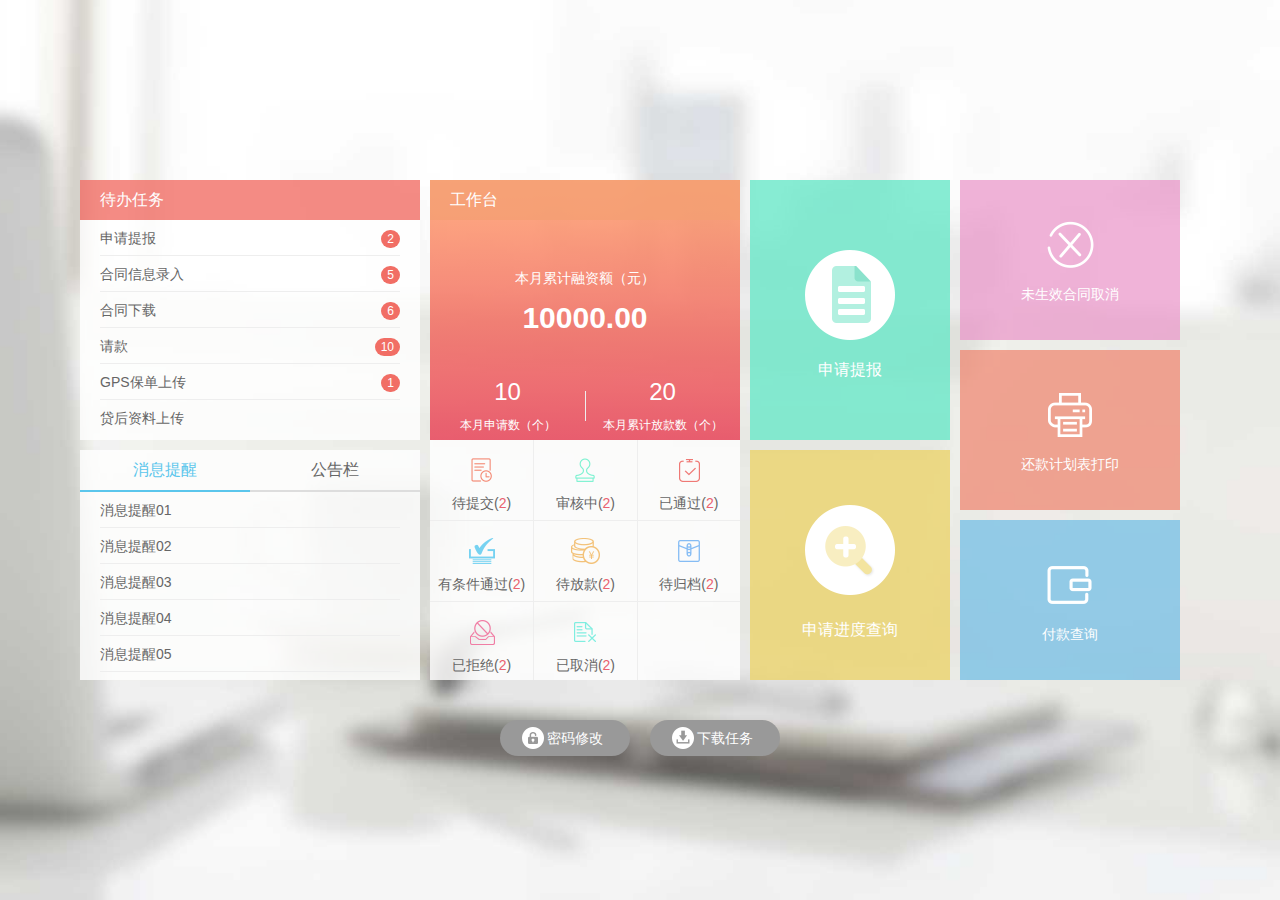
<file: index.html>
<!DOCTYPE html>
<html lang="en">
<head>
    <meta charset="UTF-8">
    <title>陆金申华零售业务系统</title>
    <link href="css/ljindex.css" rel="stylesheet" />
    <!-- IE 9以下-->
    <!-- [if lte IE 9 ] >
        <script>
            var newTags=["header","footer","aside","article","canvas","details","figcaption","figure","hgroup","menu","nav","section","summary","time","mark","audio","video"];
            for(var i=0;i<newTags.length;i++){
                document.createElement(newTags[i]);
            }
        </script>
    <![endif]-->
</head>
<body>
    <div id="home_container">
        <div class="content">
            <!-- 左侧主要功能操作-->
            <div class="section main_control">
                <!-- 待办任务-->
                <div class="article con_box wait_work">
                    <div class="header">
                        待办任务
                    </div>
                    <ul>
                        <li class="paragraph">
                            <p>申请提报</p>
                            <span>2</span>
                        </li>
                        <li class="paragraph">
                            <p>合同信息录入</p>
                            <span>5</span>
                        </li>
                        <li class="paragraph">
                            <p>合同下载</p>
                            <span>6</span>
                        </li>
                        <li class="paragraph">
                            <p>请款</p>
                            <span>10</span>
                        </li>
                        <li class="paragraph">
                            <p>GPS保单上传</p>
                            <span>1</span>
                        </li>
                        <li class="paragraph">
                            <p>贷后资料上传</p>
                            <span></span>
                        </li>
                    </ul>
                </div>
                <!-- 消息提醒／公告栏-->
                <div class="article con_box mes_notice">
                    <div id="mesAndNotiveHeader" class="header">
                        <a class="active" onclick="showTab('1')">消息提醒</a><a onclick="showTab('2')">公告栏</a>
                    </div>
                    <div class="both_content">
                        <div id="mesCon">
                            <!-- 消息提醒-->
                            <p class="paragraph">消息提醒01</p>

                            <p class="paragraph">消息提醒02</p>

                            <p class="paragraph">消息提醒03</p>

                            <p class="paragraph">消息提醒04</p>

                            <p class="paragraph">消息提醒05</p>

                            <p class="paragraph">消息提醒06</p>

                            <p class="paragraph">消息提醒07</p>

                            <p class="paragraph">消息提醒08</p>

                            <p class="paragraph">消息提醒09</p>

                            <p class="paragraph">消息提醒10</p>
                        </div>
                        <div id="noticeCon">
                            <!-- 公告栏-->
                            <p class="paragraph">公告001</p>

                            <p class="paragraph">公告002</p>

                            <p class="paragraph">公告003</p>

                            <p class="paragraph">公告004</p>

                            <p class="paragraph">公告005</p>
                        </div>
                    </div>
                </div>
            </div>

            <!-- 中间工作台统计-->
            <div class="section work_count">
                <div class="article con_box work_center">
                    <div class="header">
                        工作台
                    </div>
                    <div>
                        <div class="count_money">
                            <label>本月累计融资额（元）</label>
                            <p>10000.00</p>
                        </div>
                        <ul class="count_num">
                            <li>
                                <p>10</p>
                                <label>本月申请数（个）</label>
                            </li>
                            <li>
                                <p>20</p>
                                <label>本月累计放款数（个）</label>
                            </li>

                        </ul>
                    </div>
                </div>
                <div class="countlist">
                    <ul>
                        <li class="work_dtj">
                            <a>待提交(<span>2</span>)</a>
                        </li>
                        <li class="work_shz">
                            <a>审核中(<span>2</span>)</a>
                        </li>
                        <li class="work_ytg">
                            <a>已通过(<span>2</span>)</a>
                        </li>
                    </ul>
                    <ul>
                        <li class="work_ytjtg">
                            <a>有条件通过(<span>2</span>)</a>
                        </li>
                        <li class="work_dfk">
                            <a>待放款(<span>2</span>)</a>
                        </li>
                        <li class="work_dgd">
                            <a>待归档(<span>2</span>)</a>
                        </li>
                    </ul>
                    <ul>
                        <li class="work_yjj">
                            <a>已拒绝(<span>2</span>)</a>
                        </li>
                        <li class="work_yqx">
                            <a>已取消(<span>2</span>)</a>
                        </li>
                        <li>
                        </li>
                    </ul>
                </div>
            </div>

            <!-- 右侧快捷菜单-->
            <div class="section quick_menu">
                <div class="con_box main_menu">
                    <a class="menu_apply">
                        <p>申请提报</p>
                    </a>
                    <a class="menu_progress">
                        <p>申请进度查询</p>
                    </a>
                </div>
                <div class="con_box other_menu">
                    <a class="menu_cancel">
                        <p>未生效合同取消</p>
                    </a>
                    <a class="menu_print">
                        <p>还款计划表打印</p>
                    </a>
                    <a class="menu_pay">
                        <p>付款查询</p>
                    </a>
                </div>
            </div>
        </div>
        <div class="footer">
            <a class="edit_pwd" href="">密码修改</a><a href="" class="down_work">下载任务</a>
        </div>
    </div>
    <div class="dialog" id="mesDialog" style="display: none">
        <div class="article container">
            <div class="header">
                <h4 id="diaTitle">消息提醒01</h4>
                <a href="javascript:void(0)" onclick="toggleDialog(false)"></a>
            </div>
            <div class="section content">
                <!-- 此处可嵌入iframe-->
                <iframe id="mesIframe" src="img/bg.jpg" width="460" height="280" frameborder="0" style="overflow: hidden;"></iframe>
            </div>
        </div>
    </div>
    <script src="js/ljindex.js"></script>
</body>
</html>
</file>
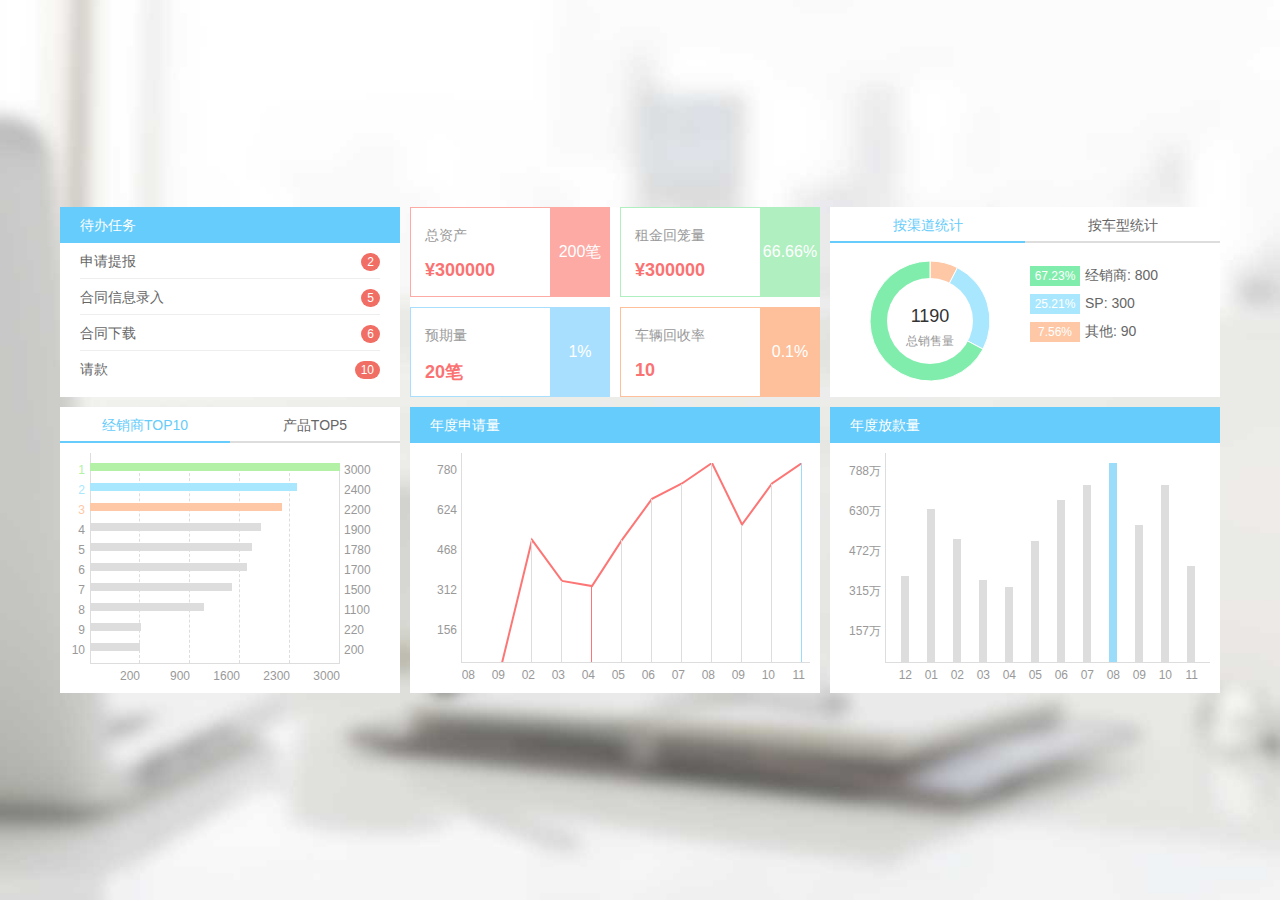
<file: bossIndex.html>
<!DOCTYPE html>
<html lang="en">
<head>
    <meta charset="UTF-8">
    <title>陆金申华零售业务系统</title>
    <link href="css/ljindex.css" rel="stylesheet" />
    <!-- IE 9以下-->
    <!-- [if lte IE 9 ] >
        <script>
            var newTags=["header","footer","aside","article","canvas","details","figcaption","figure","hgroup","menu","nav","section","summary","time","mark","audio","video"];
            for(var i=0;i<newTags.length;i++){
                document.createElement(newTags[i]);
            }
        </script>
    <![endif]-->

</head>
<body>
<div id="home_container" class="boss_container">
    <div class="content">
        <!-- 待办任务 -->
        <div class="section left_section wait_work">
            <div class="header">
                待办任务
            </div>
            <ul>
                <li class="paragraph">
                    <p>申请提报</p>
                    <span>2</span>
                </li>
                <li class="paragraph">
                    <p>合同信息录入</p>
                    <span>5</span>
                </li>
                <li class="paragraph">
                    <p>合同下载</p>
                    <span>6</span>
                </li>
                <li class="paragraph">
                    <p>请款</p>
                    <span>10</span>
                </li>
            </ul>
        </div>
        <!-- 总统计 -->
        <div class="section center_section boss_count">
            <ul>
                <li class="sum_money">
                    <div>
                        <label>总资产</label>
                        <h3>¥<span id="sumOne">300,000.00</span></h3>
                    </div>
                    <p>
                        <span id="perOne">200</span>笔
                    </p>
                </li>
                <li class="back_money">
                    <div>
                        <label>租金回笼量</label>
                        <h3>¥<span id="sumTwo">300,000.00</span></h3>
                    </div>
                    <p>
                        <span id="perTwo">66.66</span>%
                    </p>
                </li>
                <li class="expect_num">
                    <div>
                        <label>预期量</label>
                        <h3><span id="sumThree">20</span>笔</h3>
                    </div>
                    <p>
                        <span id="perThree">2</span>%
                    </p>
                </li>
                <li class="recover_car">
                    <div>
                        <label>车辆回收率</label>
                        <h3><span id="sumFour">10辆</span></h3>
                    </div>
                    <p>
                        <span id="perFour">0.1</span>%
                    </p>
                </li>
            </ul>
        </div>
        <!-- 按渠道按车型统计-->
        <div class="section right_section car_count">
            <div id="" class="header tabheader">
                <a class="active" onclick="showTab(event,1)">按渠道统计</a><a onclick="showTab(event,2)">按车型统计</a>
            </div>
            <div class="tabbody">
                <div class="tabpanel" style="height:154px;">
                    <!--渠道统计内容 & 车型统计内容-->

                    <svg  xmlns="http://www.w3.org/2000/svg" width="120px" height="120px" id="circlePic" style="margin: 18px 40px;">
                        <circle r="43" cx="60" cy="60" fill="#fff" id="coverCircle"></circle>
                        <!-- 此处是饼状图-->
                    </svg>
                    <div id="circlePicVml" style="position: absolute; top: 18px; right: 0; bottom: 0; left: 40px;">

                    </div>
                    <div class="center_count">
                        <!-- 饼状图中心区域内容-->
                        <p id="sumNum">0</p>
                        <label for="">总销售量</label>
                    </div>
                    <ul class="count_list" id="countList">
                        <!-- 右侧列表-->
                    </ul>
                </div>
                <div class="tabpanel" style="height:154px;">
                    <!--渠道统计内容 & 车型统计内容-->


                    <svg width="120px" height="120px" id="circlePic2" style="margin: 18px 40px;">
                        <circle r="43" cx="60" cy="60" fill="#fff" id="coverCircle2"></circle>
                        <!-- 此处是饼状图-->
                    </svg>
                    <div id="circlePic2Vml" style="position: absolute; top: 18px; right: 0; bottom: 0; left: 40px;">

                    </div>
                    <div class="center_count">
                        <!-- 饼状图中心区域内容-->
                        <p id="sumNum2">0</p>
                        <label for="">总销售量</label>
                    </div>
                    <ul class="count_list" id="countList2">
                        <!-- 右侧列表-->
                    </ul>
                </div>
            </div>
        </div>
    </div>
    <div class="content">
        <!-- 经销商TOP10 产品TOP5 -->
        <div class="section left_section rank_panel">
            <div id="11" class="header tabheader">
                <a class="active" onclick="showTab(event,1)">经销商TOP10</a><a onclick="showTab(event,2)">产品TOP5</a>
            </div>
            <div class="tabbody">
                <div class="tabpanel">
                    <!--经销商TOP10内容-->
                    <div class="content">
                        <!-- 排行标尺-->
                        <div class="scale rank_scale">
                            <p style="color:#b2f1a6;">1</p>
                            <p style="color:#a9e7fe;">2</p>
                            <p style="color:#fec8a6;">3</p>
                            <p>4</p>
                            <p>5</p>
                            <p>6</p>
                            <p>7</p>
                            <p>8</p>
                            <p>9</p>
                            <p>10</p>
                        </div>
                        <!-- 右侧名次数量-->
                        <div class="scale number_rank" id="numberRank">
                            <p>3000</p>

                            <p>2400</p>

                            <p>2200</p>

                            <p>1900</p>

                            <p>1780</p>

                            <p>1700</p>

                            <p>1500</p>

                            <p>1100</p>

                            <p>750</p>

                            <p>600</p>
                        </div>
                        <!-- 中间数量虚线-->
                        <div class="scale rank_dashed">
                            <div></div>
                            <div></div>
                            <div></div>
                            <div></div>
                        </div>
                        <!-- 底部数量标尺-->
                        <div class="scale number_scale" id="numberScale">
                            <span>600</span><!--
                                --><span>1200</span><!--
                                --><span>1800</span><!--
                                --><span>2400</span><!--
                                --><span>3000</span>
                        </div>
                        <div class="chart">

                            <ul id="chartUl">
                                <li style="width: 250px;background: #b2f1a6;"></li>
                                <li style="width: 220px;background: #a9e7fe;"></li>
                                <li style="width: 200px;background: #fec8a6;"></li>
                                <li style="width: 160px;"></li>
                                <li style="width: 150px"></li>
                                <li style="width: 130px;"></li>
                                <li style="width: 100px;"></li>
                                <li style="width: 80px;"></li>
                                <li style="width: 60px;"></li>
                                <li style="width: 50px;"></li>
                            </ul>
                            <span class="hover_text"></span>
                        </div>

                    </div>

                </div>
                <div class="tabpanel">
                    <!--产品TOP5内容-->
                    <div class="content">
                        <!-- 排行标尺-->
                        <div class="scale rank_scale">
                            <p style="color:#b2f1a6;">1</p>
                            <p style="color:#a9e7fe;">2</p>
                            <p style="color:#fec8a6;">3</p>
                            <p>4</p>
                            <p>5</p>
                        </div>
                        <!-- 右侧名次数量-->
                        <div class="scale number_rank" id="numberRank2">
                            <p>3000</p>
                            <p>2400</p>
                            <p>2200</p>
                            <p>1900</p>
                            <p>1780</p>
                        </div>
                        <!-- 中间数量虚线-->
                        <div class="scale rank_dashed">
                            <div></div>
                            <div></div>
                            <div></div>
                            <div></div>
                        </div>
                        <!-- 底部数量标尺-->
                        <div class="scale number_scale" id="numberScale2">
                            <span>600</span><!--
                                --><span>1200</span><!--
                                --><span>1800</span><!--
                                --><span>2400</span><!--
                                --><span>3000</span>
                        </div>
                        <div class="chart">

                            <ul id="chartUl2">
                                <li style="width: 250px;background: #b2f1a6;"></li>
                                <li style="width: 220px;background: #a9e7fe;"></li>
                                <li style="width: 200px;background: #fec8a6;"></li>
                                <li style="width: 160px;"></li>
                                <li style="width: 150px"></li>
                            </ul>

                            <span class="hover_text"></span>
                        </div>

                    </div>

                </div>
            </div>
        </div>
        <!-- 年度申请量 -->
        <div class="section center_section year_apply">
            <div class="header">
                年度申请量
            </div>
            <div class="content">
                <div class="scale money_scale" id="leftScale">
                    <p>2500</p>
                    <p>2000</p>
                    <p>1500</p>
                    <p>1000</p>
                    <p>500</p>
                </div>

                <div class="chart" id="applyChart" style="left: 51px;">
                    <!-- 嵌入SVG折线-->
                    <svg width="358" height="200" version="1.1"
                         xmlns="http://www.w3.org/2000/svg" style="position: absolute;right:8px;" id="polylineSvg">
                        <polyline id="polyline" points="0,0 0,0 0,0 0,0 0,0 0,0 0,0 0,0 0,0 0,0 0,0 0,0"
                                  style="fill:none;stroke:#fd7676;stroke-width:2"/>
                    </svg>
                    <div id="polylineVmlDoc" style="position: absolute;right:8px;height: 200px;">

                    </div>
                    <ul id="applyNums" style="right: 8px;">
                        <!--<li style="height: 0px;" data-num="0" data-month="1"></li>-->-->
                    </ul>
                    <div class="top_scale" id="applyLineTop"></div>
                    <div class="bottom_scale" id="applyLineBottom"></div>
                    <span class="now_number" id="applyCurrentNum"></span>
                </div>
                <div class="scale month_scale">
                    <!--<span>1</span>-->
                    <div id="bottomScale" style="position:absolute;left: auto;right: 13px;">

                    </div>
                </div>
            </div>

        </div>

        <!-- 年度放款量-->
        <div class="section right_section year_money">
            <div class="header">
                年度放款量
            </div>
            <div class="content">
                <div class="scale money_scale" id="leftScale2">
                    <p>6000万</p>
                    <p>4800万</p>
                    <p>3600万</p>
                    <p>2400万</p>
                    <p>1200万</p>
                </div>
                <div class="chart" id="moneyChart" style="left: 56px;">
                    <ul id="countNums" style="right: 15px;">
                        <!--<li style="height: 0;" data-num="0" data-month="20160101"></li>-->
                    </ul>
                    <div class="top_scale" id="countLineTop"></div>
                    <div class="bottom_scale" id="countLineBottom"></div>
                    <span class="now_number" id="countCurrentNum"></span>
                </div>
                <div class="scale month_scale">
                    <!--<span>1</span>-->
                    <div id="bottomScale2" style="position:absolute;left: auto;right: 20px;">

                    </div>
                </div>

            </div>
        </div>

    </div>
</div>
<script>
    //获得当前月份
    var nowDate = new Date();
    var nowMonth = nowDate.getMonth();
    if(document.createElementNS){
    }else{
        document.namespaces.add("v", "urn:schemas-microsoft-com:vml");
        var style = document.createStyleSheet();
        var VMLel = ['line','stroke','polyline','fill','oval','arc'];
        for (var i=0,l=VMLel.length;i<l;i++) {
            style.addRule('v\\:'+VMLel[i], "behavior: url(#default#VML);");
        }
    }
    //判断屏幕分辨率
    (function(){
        var screenHeight = window.screen.height;
        //var sereenWidth = window.screen.width;
        //var validHeight = window.screen.availHeight;
        if(screenHeight > 900){
            document.getElementById("home_container").className = "boss_container container_big";
        }
        if(screenHeight <= 768){
            document.getElementById("home_container").className = "boss_container container_small";
        }
    })();
    //tab切换
    function showTab(e,num){
        var e = e ? e : window.event;
        var targetEle = e.srcElement || e.target;
        targetEle.className = "active";
        var divList = targetEle.parentNode.parentNode.getElementsByTagName("div");
        var panelList = [];
        for(var i = 0 ; i < divList.length ; i++){
            if(divList[i].className == "tabpanel"){
                panelList.push(i);
            }
        }
        if(num==1){
            divList[panelList[0]].style.display = "block";
            targetEle.parentNode.getElementsByTagName("a")[1].className="";
            divList[panelList[1]].style.display = "none";
        }else{
            divList[panelList[1]].style.display = "block";
            targetEle.parentNode.getElementsByTagName("a")[0].className="";
            divList[panelList[0]].style.display = "none";
        }
    }

    /*
     * 年度申请量赋值
     */
    var chartEle = document.getElementById("applyChart");
    var leftScaleEle = document.getElementById("leftScale").getElementsByTagName("p");
    var monthScaleEle = document.getElementById("bottomScale");
    var monthLineEle = document.getElementById("applyNums");
    var polylineSvgEle = document.getElementById("polylineSvg");
    var polyLineEle = document.getElementById("polyline");
    var polyLineVmlEle = document.getElementById("polylineVmlDoc");
    var applyCurrentNumEle = document.getElementById("applyCurrentNum");
    var maxLineEle = document.getElementById("applyLineTop");
    var minLineEle = document.getElementById("applyLineBottom");

    //    绘画折线及竖线组件 common  年度申请量   年度放款量
    function polyLineDataObj(){}

    polyLineDataObj.prototype.maxHeightPx = 200;//竖线最大高度像素数
    polyLineDataObj.prototype.horizontalSpacePx = 30;//月份间隔
    //最大月份数据
    polyLineDataObj.prototype.maxData = {
        "num": 0,//申请数
        "month": 0,//月份
        "index": 0//数组索引
    };

    //最小月份数据
    polyLineDataObj.prototype.minData = {
        "num": 10000000000,//申请数
        "month": 0,//月份
        "index": 12//数组索引
    };
    //折线坐标
    polyLineDataObj.prototype.points = "";
    //初始化最大最小数据
    polyLineDataObj.prototype.setMaxMinData = function(){
        //console.log(this);
        for(var i = 0 ; i<this.initData.length ; i++){
            if(this.initData[i].num>=this.maxData.num){
                this.maxData = {
                    "num": this.initData[i].num,//申请数
                    "month": this.initData[i].month,//月份
                    "index": i//数组索引
                };
            }
            if(this.initData[i].num > 0 && this.initData[i].num <= this.minData.num){
                this.minData = {
                    "num": this.initData[i].num,//申请数
                    "month": this.initData[i].month,//月份
                    "index": i//数组索引
                };
            }
        }
    };

    //初始化左边刻度
    polyLineDataObj.prototype.setLeftNum = function(leftScaleEle){
        leftScaleEle[0].innerHTML = this.maxData.num;
        leftScaleEle[1].innerHTML = parseInt(this.maxData.num/5*4);
        leftScaleEle[2].innerHTML = parseInt(this.maxData.num/5*3);
        leftScaleEle[3].innerHTML = parseInt(this.maxData.num/5*2);
        leftScaleEle[4].innerHTML = parseInt(this.maxData.num/5);
    };

    //设置下边月份，竖线高度，折线，绑定鼠标移入显示申请数
    polyLineDataObj.prototype.setMonthData = function(chartEle,monthScaleEle,monthLineEle,currentNumEle){
        for(var i = 0 ; i<this.initData.length ; i++){

            //设置底部刻度
            var newSpan = document.createElement("span");
            newSpan.innerHTML = this.initData[i].month.substr(4,2);
            monthScaleEle.appendChild(newSpan);
            this.initData[i].lineHeight = this.maxHeightPx/this.maxData.num * this.initData[i].num;
            this.initData[i].pointX = i*(this.horizontalSpacePx);
            this.initData[i].pointY = this.maxHeightPx - this.initData[i].lineHeight;
            this.points += (this.initData[i].pointX + "," + this.initData[i].pointY + " ");

            //设置月份高度
            var newli = document.createElement("li");
            newli.style.height = this.initData[i].lineHeight + "px";
            newli.style.height = this.initData[i].lineHeight + "px";
            newli.setAttribute("data-month",this.initData[i].month);
            newli.setAttribute("data-num",this.initData[i].num);
            newli.setAttribute("data-pointY",this.initData[i].pointY);
            monthLineEle.appendChild(newli);
            var space = this.horizontalSpacePx;
            //鼠标移动上去显示申请数目
            (function(){
                var num = i ;
                var newEle = newli;
                var liSpace = space;
                newEle.onmouseover = function(event) {
                    //console.log(event.target.offsetLeft + " " + monthLineEle.offsetLeft + " " + liSpace + " " + currentNumEle.clientWidth);
                    var event = window.event || event;
                    currentNumEle.innerHTML = newEle.getAttribute("data-month").substr(0, 4) + "/" + newEle.getAttribute("data-month").substr(4) + " " + newEle.getAttribute("data-num");
                    currentNumEle.style.top = newEle.getAttribute("data-pointY") + 'px';
                    var left = liSpace*(num+1) + monthLineEle.offsetLeft ;
                    //判断是不是最后两个月，设置数据显示在原点前面
                    if (left > chartEle.clientWidth - currentNumEle.clientWidth ) {
                        left = liSpace*(num+1) + monthLineEle.offsetLeft  - currentNumEle.clientWidth - 10;
                    }
                    currentNumEle.style.left = left + 'px';
                }
            })();
        }

    };
    polyLineDataObj.prototype.setSvgPolyline = function(polyLineEle,polyLineVmlEle){
        if(document.createElementNS){
            //支持SVG
            polyLineEle.setAttribute("points",this.points);
        }else{
            var polyLineVml = document.createElement("v:polyline");
            polyLineVml.strokeweight = "2px";
            polyLineVml.strokecolor = "#fd7676";
            polyLineVml.points = this.points;
            polyLineVmlEle.appendChild(polyLineVml);
        }
    };
    polyLineDataObj.prototype.setMaxMinLine = function(monthLineEle,maxLineEle,minLineEle){
        //设置最多次月份颜色
        monthLineEle.getElementsByTagName("li")[this.maxData.index].className = "max";
        monthLineEle.getElementsByTagName("li")[this.minData.index].className = "min";
        //设置横线长度
    //            maxLineEle.style.width = this.maxData.index * this.horizontalSpacePx + "px";
    };

    //判断传递的数据是否够12个月 common  年度申请量   年度放款量
    function initChartData(numArr){
        //判断数据是否够12个月
        var len = numArr.length;
        if(len<12) {
            for (var i = 0; i < 12 - len; i++) {
                var month = getMonth(i);
                var monthData = {};
                monthData.month = month;
                monthData.num = 0;
                numArr.unshift(monthData);
            }
        }
        function getMonth(num){
            if((nowMonth+1) - len - num <= 0){
                if((nowMonth+1) - len - num + 12 <10){
                    return (nowDate.getFullYear()-1)+""+"0"+""+((nowMonth+1) - len - num + 12);
                }  else{
                    return (nowDate.getFullYear()-1)+""+((nowMonth+1) - len - num + 12)
                }
            }else{
                if((nowMonth+1) - len - num <10){
                    return (nowDate.getFullYear()-1)+""+"0"+""+((nowMonth+1) - len - num );
                }  else{
                    return (nowDate.getFullYear()-1)+""+((nowMonth+1) - len - num)
                }
            }
        }
        return numArr;
    }

    //年度申请量调用
    initPolyline([
//        {"month":"201510","num":240},
//        {"month":"201511","num":200},
//        {"month":"201512","num":340},
//        {"month":"201601","num":600},
        {"month":"201602","num":480},
        {"month":"201603","num":320},
        {"month":"201604","num":300},
        {"month":"201605","num":480},
        {"month":"201606","num":640},
        {"month":"201607","num":700},
        {"month":"201608","num":780},
        {"month":"201609","num":540},
        {"month":"201610","num":700},
        {"month":"201611","num":780}]);

    //初始化年度申请量数据
    var applyData;
    function initPolyline(numArr){
        var initData = initChartData(numArr);
        applyData = new polyLineDataObj();
        polylineSvgEle.style.width = applyData.horizontalSpacePx*(initData.length-1)+ "px";
        polyLineVmlEle.style.width = applyData.horizontalSpacePx*(initData.length-1)+ "px";
        monthLineEle.style.width = applyData.horizontalSpacePx*(initData.length) + "px";
        monthScaleEle.style.width = applyData.horizontalSpacePx*(initData.length) + "px";
        applyData.initData = initData;
        applyData.setMaxMinData();
        applyData.setLeftNum(leftScaleEle);
        applyData.setMonthData(chartEle,monthScaleEle,monthLineEle,applyCurrentNumEle);
        applyData.setSvgPolyline(polyLineEle,polyLineVmlEle);
        applyData.setMaxMinLine(monthLineEle,maxLineEle,minLineEle);
    }

    //年度申请量鼠标拖动效果
    (function(){
        monthLineEle.onmousedown = function(event){
            if(countData.initData.length == 12){
            }else {
                var event = window.event || event;
                var startPoint = {
                    x: event.x || event.pageX,//firefox pageX;其余x
                    y: event.y || event.pageY,//firefox pageY;其余y
                    lineRight: parseInt(polylineSvgEle.style.right),
                    polyLineRight: parseInt(monthLineEle.style.right),
                    monthScaleRight: parseInt(monthScaleEle.style.right)
                };
                monthLineEle.onmousemove = function (event) {
                    var event2 = window.event || event;
                    var moveSpace = 0;
                    if (event2.x) {
                        moveSpace = event2.x - startPoint.x;
                    } else {
                        moveSpace = event2.pageX - startPoint.x;
                    }
                    if ((startPoint.lineRight - moveSpace) >= 8) {
                        //向右设置最大可移动距离
                        polylineSvgEle.style.right = "8px";
                        polyLineVmlEle.style.right = "8px";
                        monthLineEle.style.right = "8px";
                        monthScaleEle.style.right = "13px";
                        polyLineVmlEle.style.right = "8px";
                    } else if (startPoint.polyLineRight - moveSpace < (chartEle.clientWidth - applyData.horizontalSpacePx * applyData.initData.length + 20)) {
                        //向左最大可移动距离
                        polylineSvgEle.style.right = chartEle.clientWidth - applyData.horizontalSpacePx * applyData.initData.length + 20 + "px";
                        polyLineVmlEle.style.right = chartEle.clientWidth - applyData.horizontalSpacePx * applyData.initData.length + 20 + "px";
                        monthLineEle.style.right = chartEle.clientWidth - applyData.horizontalSpacePx * applyData.initData.length + 20 + "px";
                        monthScaleEle.style.right = chartEle.clientWidth - applyData.horizontalSpacePx * applyData.initData.length + 20 + "px";
                    } else {
                        try {
                            polylineSvgEle.style.right = startPoint.lineRight - moveSpace + "px";
                            polyLineVmlEle.style.right = startPoint.lineRight - moveSpace + "px";
                            monthLineEle.style.right = startPoint.polyLineRight - moveSpace + "px";
                            monthScaleEle.style.right = parseInt(startPoint.monthScaleRight - moveSpace) + "px";
                        } catch (e) {
                            alert("发现一个异常：" + e + " " + startPoint.monthScaleRight + " " + moveSpace);
                        }
                    }
                    //console.log(startPoint.monthScaleRight+ " "+ moveSpace );

                };
                document.onmouseup = function () {
                    monthLineEle.onmousemove = null;
                }
            }
        };
        document.onmouseup = function(){
            monthLineEle.onmousemove = null;
        }
    })();



    /*
     * 年度放款量赋值
     */
    var chartEle2 = document.getElementById("moneyChart");
    var leftScaleEle2 = document.getElementById("leftScale2").getElementsByTagName("p");
    var monthScaleEle2 = document.getElementById("bottomScale2");
    var monthLineEle2 = document.getElementById("countNums");
    var currentNumEle2 = document.getElementById("countCurrentNum");
    var maxLineEle2 = document.getElementById("countLineTop");
    var minLineEle2 = document.getElementById("countLineBottom");
    var countData;
    setMoneyCount([
        {"month":"201510","num":2400000},
        {"month":"201511","num":2010000},
        {"month":"201512","num":3430000},
        {"month":"201601","num":6050000},
        {"month":"201602","num":4880000},
        {"month":"201603","num":3290000},
        {"month":"201604","num":3012000},
        {"month":"201605","num":4820000},
        {"month":"201606","num":6440000},
        {"month":"201607","num":7030000},
        {"month":"201608","num":7880000},
        {"month":"201609","num":5420000},
        {"month":"201610","num":7030000},
        {"month":"201611","num":3840000}]);
    function setMoneyCount(numArr){
        var initData = initChartData(numArr);
        countData = new polyLineDataObj();
        countData.horizontalSpacePx = 26;
        monthLineEle2.style.width = countData.horizontalSpacePx*(initData.length) + "px";
        monthScaleEle2.style.width = countData.horizontalSpacePx*(initData.length) + "px";
        countData.initData = initData;
        countData.setMaxMinData();
        countData.setLeftNum(leftScaleEle2);
        countData.setMonthData(chartEle2,monthScaleEle2,monthLineEle2,currentNumEle2);
        countData.setMaxMinLine(monthLineEle2,maxLineEle2,minLineEle2);
        //处理左侧刻度
        for(var i = 0 ; i<leftScaleEle2.length ; i++){
            leftScaleEle2[i].innerHTML = parseInt(leftScaleEle2[i].innerHTML/10000) +"万";
        }
    }

    //年度放款量鼠标拖动效果
    (function(){
        monthLineEle2.onmousedown = function(event){
            if(countData.initData.length == 12){
            }else{
                var event = window.event || event;
                var startPoint = {
                    x: event.x || event.pageX,//firefox pageX;其余x
                    y: event.y || event.pageY,//firefox pageY;其余y
                    polyLineRight: parseInt(monthLineEle2.style.right),
                    monthScaleRight: parseInt(monthScaleEle2.style.right)
                };
                monthLineEle2.onmousemove = function(event){
                    var event = window.event || event;
                    var moveSpace = 0;
                    if(event.x){
                        moveSpace = event.x  - startPoint.x;
                    }else{
                        moveSpace = event.pageX  - startPoint.x;
                    }
                    if((startPoint.polyLineRight - moveSpace) >= 8){
                        //向右设置最大可移动距离
                        monthLineEle2.style.right = "15px";
                        monthScaleEle2.style.right = "20px";
                    }else if(startPoint.polyLineRight - moveSpace   < (chartEle2.clientWidth - countData.horizontalSpacePx * countData.initData.length)){
                        //向左最大可移动距离
                        monthLineEle2.style.right = chartEle2.clientWidth - countData.horizontalSpacePx * countData.initData.length + "px";
                        monthScaleEle2.style.right = chartEle2.clientWidth - countData.horizontalSpacePx * countData.initData.length + "px";
                    }else{
                        monthLineEle2.style.right = startPoint.polyLineRight - moveSpace +"px";
                        monthScaleEle2.style.right = startPoint.monthScaleRight - moveSpace +"px";
                    }

                };
                document.onmouseup = function(){
                    monthLineEle2.onmousemove = null;
                }
            }
        };
        document.onmouseup = function(){
            monthLineEle2.onmousemove = null;
        }
    })();

    //    按渠道／车型统计   传入按照销量排序的数据
    var carcountObj = {
//        渠道统计数据
        channel:{
            arr: [{names:"其他",num:90},{names:"SP",num:300},{names:"经销商",num:800}],
            sumnum: 1190
        },
//        车型统计数据
        carmodel: {
            arr: [{names:"二手车",num:300},{names:"新车",num:700}],
            sumnum: 1000
        }
    };
    setAcr(carcountObj.channel.arr,carcountObj.channel.sumnum,"circlePic","coverCircle","sumNum","countList");
    setAcr(carcountObj.carmodel.arr,carcountObj.carmodel.sumnum,"circlePic2","coverCircle2","sumNum2","countList2");
    function setAcr(arr,sumNum,circlePicId,coverCircleId,sumNumId,countListId){

        var circlePicEle = document.getElementById(circlePicId);
        var coverCircleEle = document.getElementById(coverCircleId);
        var sumNumEle = document.getElementById(sumNumId);
        var countListEle = document.getElementById(countListId);
        var circleObj = {
            cx: 60,
            cy: 60,
            cr: 60
        };
        var apaths = [];
        var rotateSum = 0;
        sumNumEle.innerHTML = sumNum;
        for(var i = 0 ;i <arr.length ; i ++ ){

            rotateSum+=(arr[i].num/sumNum)*360;;
            apaths.push({
                names: arr[i].names,
                num: arr[i].num,
                mx: i==0 ? 60 : apaths[i-1].pathx,
                my: i==0 ? 0 : apaths[i-1].pathy,
                pathx: i==0 ? circleObj.cx + circleObj.cr*Math.sin(arr[i].num/sumNum*2*Math.PI) : circleObj.cx + circleObj.cr*Math.sin((arr[i].num/sumNum+apaths[i-1].rotate)*2*Math.PI),
                pathy : i==0 ? circleObj.cy + circleObj.cr*(Math.cos(arr[i].num/sumNum*2*Math.PI))*-1 : circleObj.cy + circleObj.cr*Math.cos((arr[i].num/sumNum+apaths[i-1].rotate)*2*Math.PI)*-1,
                isBigArc : arr[i].num/sumNum*360>180 ? 1: 0,
                rotate: rotateSum/360,
                rotateArc: rotateSum,
                percent: arr[i].num/sumNum
            });
            var curPath = apaths[apaths.length-1];
            var pathColor = "#ddd";
            switch (i%10){
                case 0:
                    pathColor = "#fda9a4"
                    break;
                case 1:
                    pathColor = "#fe9696"
                    break;
                case 2:
                    pathColor = "#b0efc0"
                    break;
                case 3:
                    pathColor = "#e7efb0"
                    break;
                case 4:
                    pathColor = "#efd7b0"
                    break;
                case 5:
                    pathColor = "#a9dffe"
                    break;
                default:
                    pathColor = "#ddd"
            }

            if(i == arr.length-1){
                pathColor = "#81edac";
            }else if(i == arr.length-2){
                pathColor = "#a9e7fe";
            }else if(i == arr.length-3) {
                pathColor = "#fec8a6";
            }else{

            }
            if(document.createElementNS){
                //支持SVG的
                var newPath = document.createElementNS('http://www.w3.org/2000/svg',"path");

                newPath.setAttribute("d","M " + curPath.mx + " " + curPath.my +" A 60 60 "+ 0  +" "+ curPath.isBigArc +" 1 "+curPath.pathx+" "+curPath.pathy+" L 60 60 Z");
                newPath.setAttribute("stroke", "#fff");
                newPath.setAttribute("data-text",curPath.names);
                newPath.setAttribute("fill", pathColor);
                newPath.setAttribute("data-num",curPath.num);
                newPath.setAttribute("data-precent",curPath.percent*100+'%');
                circlePicEle.insertBefore(newPath,coverCircleEle);
            }else{
                //不支持SVG，使用VML
                var circlePicVmlEle = document.getElementById(circlePicId+"Vml");
                var newPathVml = document.createElement("v:Arc");

                newPathVml.setAttribute("Filled",false);
                newPathVml.setAttribute("StartAngle",parseInt(curPath.rotateArc-curPath.num/sumNum*360));

                newPathVml.setAttribute("EndAngle",parseInt(curPath.rotateArc));
                newPathVml.strokecolor = pathColor;
                newPathVml.strokeweight = "14pt";
                newPathVml.setAttribute("style","position:absolute; top:8px;left:8px;");
                newPathVml.style.width = "108";
                newPathVml.style.height = "108";
                circlePicVmlEle.appendChild(newPathVml);
            }
            //右侧列表
            (function(){
                var newLiEle = document.createElement("li");
                var spanPrecentEle = document.createElement("span");
                var spanNamesEle = document.createElement("span");
                var spanNumEle = document.createElement("span");
                spanPrecentEle.className = "count_precent";
                spanNamesEle.className = "count_names";
                spanNumEle.className = "count_names";
                spanPrecentEle.style.background = pathColor;
                spanPrecentEle.innerHTML = (curPath.percent*100*10000/10000).toFixed(2) + '%';
                spanNamesEle.innerHTML = curPath.names+": ";
                spanNumEle.innerHTML = curPath.num;
                newLiEle.appendChild(spanPrecentEle);
                newLiEle.appendChild(spanNamesEle);
                newLiEle.appendChild(spanNumEle);
                countListEle.insertBefore(newLiEle,countListEle.firstChild);
            })();

        }

    }

    //    中间区域统计数据回显{sumcount:{num:300000,per:200},backmoney:{num:300000,per:66.66%},expectnum:{num:20,per:1},recovercar:{num:10,per:0.1}}
    setSumcount({sumcount:{num:300000,per:200},backmoney:{num:300000,per:"66.66"},expectnum:{num:20,per:1},recovercar:{num:10,per:0.1}});
    function setSumcount(obj){
        document.getElementById("sumOne").innerHTML = obj.sumcount.num;
        document.getElementById("perOne").innerHTML = obj.sumcount.per;
        document.getElementById("sumTwo").innerHTML = obj.backmoney.num;
        document.getElementById("perTwo").innerHTML = obj.backmoney.per;
        document.getElementById("sumThree").innerHTML = obj.expectnum.num;
        document.getElementById("perThree").innerHTML = obj.expectnum.per;
        document.getElementById("sumFour").innerHTML = obj.recovercar.num;
        document.getElementById("perFour").innerHTML = obj.recovercar.per;
    }

    //    经销商TOP10 产品TOP5 {company:{num1:{names:"XX公司",num:3000},....},product:{num1:{names:"XX产品",num:2000},....}}
    var topData = {
        company: {
            num1: {names:"XX公司1",num:3000},
            num2: {names:"XX公司2",num:2400},
            num3: {names:"XX公司3",num:2200},
            num4: {names:"XX公司4",num:1900},
            num5: {names:"XX公司5",num:1780},
            num6: {names:"XX公司6",num:1700},
            num7: {names:"XX公司7",num:1500},
            num8: {names:"XX公司8",num:1100},
            num9: {names:"XX公司9",num:220},
            num10: {names:"XX公司10",num:200}
        },
        product: {
            num1: {names:"XX产品1",num:3000},
            num2: {names:"XX产品2",num:2400},
            num3: {names:"XX产品3",num:2000},
            num4: {names:"XX产品4",num:1500},
            num5: {names:"XX产品5",num:0}
        }
    };

    //    设置经销商TOP10 产品TOP5
    setTopCount(topData.company,"chartUl","numberRank","numberScale",10);
    setTopCount(topData.product,"chartUl2","numberRank2","numberScale2",5);
    function setTopCount(objchild,companyEleId,numberRankEleId,numberScaleEleId,topNum){
        var liList = document.getElementById(companyEleId).getElementsByTagName("li");//条状的li数组
        var numberRankList = document.getElementById(numberRankEleId).getElementsByTagName("p");//右侧li的销售量
        var numberScaleList = document.getElementById(numberScaleEleId).getElementsByTagName("span");//底部的刻度

        var maxNum = objchild.num1.num;
        var minNum = objchild["num"+topNum].num;
        if(minNum==0){
            minNum = maxNum/5;
        }

        var bottomUnit = (maxNum-minNum)/4;
        var unitPoint = 50/bottomUnit;

        //    设置底部刻度
        for(var i = 0 ;i < 5 ; i ++ ){
            numberScaleList[i].innerHTML = minNum + bottomUnit*i;
        }
        //    设置右侧刻度
        for(var j = 0 ;j < topNum ; j ++ ){
            numberRankList[j].innerHTML = objchild["num"+(j+1)].num;
            liList[j].setAttribute("data-text",objchild["num"+(j+1)].names);
            liList[j].style.width = (parseInt((objchild["num"+(j+1)].num-minNum)*unitPoint) + 50) +'px';
            liList[j].className = "";
            (function(){
                var curnum =  j;
                liList[j].onmouseover = function(){
                    var textEle = document.getElementById(companyEleId).parentNode.getElementsByTagName("span")[0];
                    textEle.innerHTML = objchild["num"+(curnum+1)].names;
                    if(topNum == 10){
                        textEle.style.top = ((curnum+1)*20-15) +"px";
                    }else{
                        textEle.style.top = ((curnum+1)*40-20) +"px";
                    }
                }

            })()
        }
    }
</script>
</body>
</html>
</file>
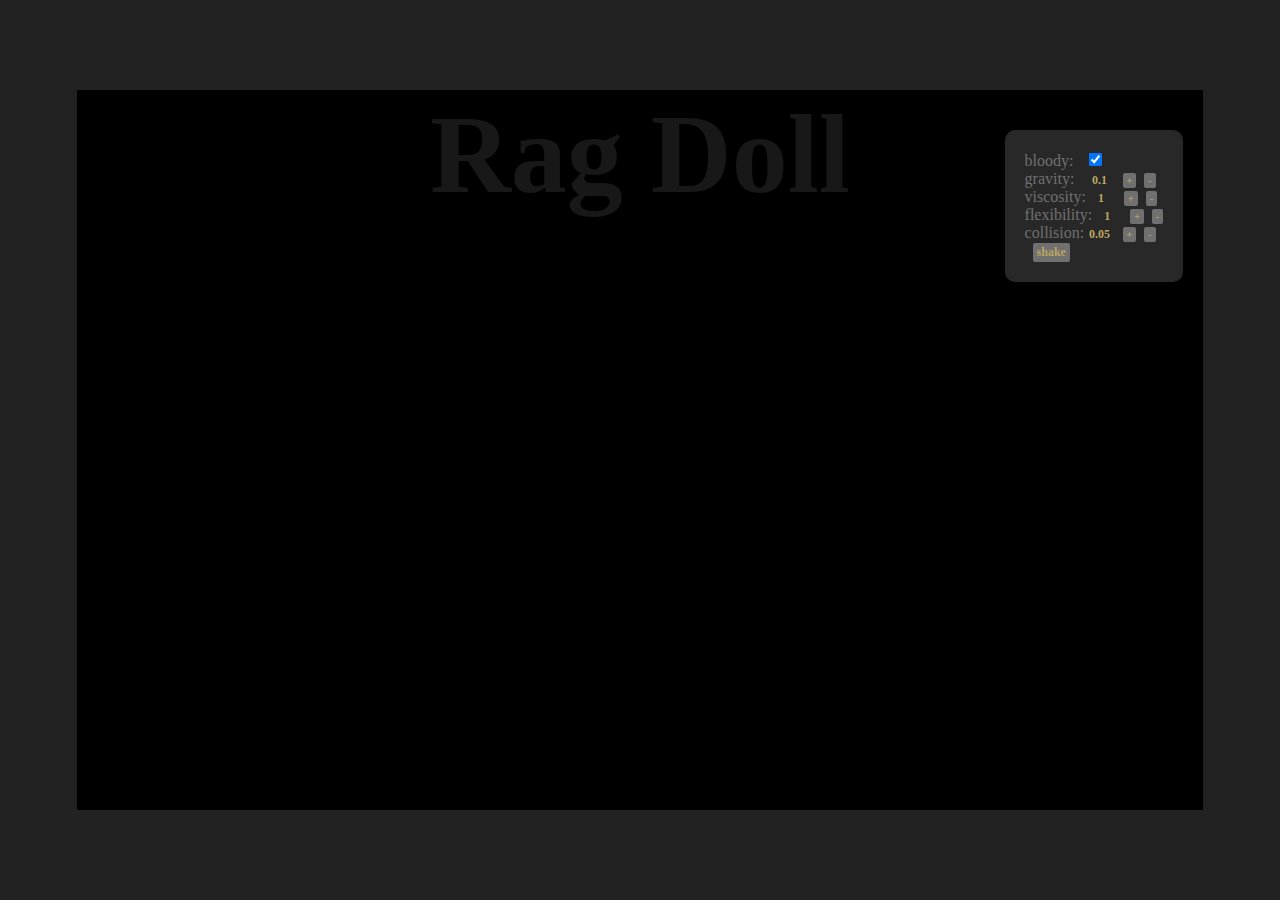
<file: demo.html>
<!DOCTYPE html>
<html>
<head>
    <meta charset="utf-8" />
    <title>Rag Doll</title>
    <meta name="Author" content="hongru.chen" />
    <style  _mce_bogus="1"><!--

    html {
        overflow: hidden;
    }
    ul,ol {
        margin: 0;
        padding: 0;
        list-style:none;
    }
    body {
        margin: 0px;
        padding: 0px;
        background: #222;
        position: absolute;
        width: 100%;
        height: 100%;
    }
    #screen {
        position: absolute;
        left: 6%;
        top: 10%;
        width: 88%;
        height: 80%;
        background: #000;
        overflow: hidden;
        cursor: default;
    }
    .toolbar {
        position: absolute;
        padding: 20px;
        background: #282828;
        color: #707070;
        right: 20px;
        top: 40px;
        -webkit-border-radius: 10px;
        -moz-border-radius: 10px;
        border-radius: 10px;
    }
    .toolbar label {
        display: inline-block;
        min-width: 60px;
    }
    .toolbar b {
        display: inline-block;
        font-size: 12px;
        color: #b9a662;
        min-width: 30px;
        text-align: center;
    }
    #title {
        position: absolute;
        font-family: verdana;
        width: 100%;
        font-size: 7em;
        font-weight: bold;
        color: #181818;
        text-align: center;
        z-index:0;
    }
    .bar-btn {
        display:inline-block;
        background: #707070;
        color: #b9a662;
        font-size: 10px;
        font-weight: bold;
        text-decoration:none;
        margin-left: 8px;
        padding: 2px 4px;
        -webkit-border-radius: 2px;
        -moz-border-radius: 2px;
        border-radius: 2px;
    }
    .bar-btn.b {font-size: 12px}
    .bar-btn:hover {
        color: #ff3a00;
    }

    --></style>

    <script type="text/javascript"><!--

    /* ========== for svg and vml compatible ========== */
    var __SVG = false;
    var __svgNS = false;
    if (document.createElementNS) {
        __svgNS = "http://www.w3.org/2000/svg";
        __svg = document.createElementNS(__svgNS, "svg");
        __SVG = (__svg.x != null);
    }
    if (__SVG) {
        /* ============= SVG ============== */
        vectorGraphics = function(o, antialias) {
            this.canvas = document.createElementNS(__svgNS, "svg");
            this.canvas.style.position = "absolute";
            o.appendChild(this.canvas);
            this.createLine = function(w, col, linecap) {
                var o = document.createElementNS(__svgNS, "line");
                o.setAttribute("shape-rendering", antialias?"auto":"optimizeSpeed");
                o.setAttribute("stroke-width", Math.round(w)+"px");
                if (col) o.setAttribute("stroke", col);
                if (linecap) o.setAttribute("stroke-linecap", linecap);
                o.move = function(x1, y1, x2, y2) {
                    this.setAttribute("x1", Math.round(x1) + .5);
                    this.setAttribute("y1", Math.round(y1));
                    this.setAttribute("x2", Math.round(x2));
                    this.setAttribute("y2", Math.round(y2));
                }
                o.color = function(c){ this.setAttribute("stroke", c); }
                o.RGBcolor = function(R, G, B){ this.setAttribute("stroke", "rgb("+Math.round(R)+","+Math.round(G)+","+Math.round(B)+")"); }
                o.stroke_weight = function(s){ this.setAttribute("stroke-width", Math.round(s)+"px"); }
                this.canvas.appendChild(o);
                return o;
            }
            this.createPolyline = function(w, points, col, fill) {
                var o = document.createElementNS(__svgNS, "polyline");
                o.setAttribute("shape-rendering", antialias?"auto":"optimizeSpeed");
                o.setAttribute("stroke-width", Math.round(w));
                if (col) o.setAttribute("stroke", col);
                o.setAttribute("fill", fill?fill:"none");
                if (points) o.setAttribute("points", points);
                o.move = function(points) {
                    this.setAttribute("points", points);
                }
                this.canvas.appendChild(o);
                return o;
            }
            this.createOval = function(diam, filled) {
                var o = document.createElementNS(__svgNS, "circle");
                o.setAttribute("shape-rendering", antialias?"auto":"optimizeSpeed");
                o.setAttribute("stroke-width", 0);
                o.setAttribute("r", Math.round(diam / 2));
                o.style.cursor = "pointer";
                o.move = function(x1, y1, radius) {
                    this.setAttribute("cx", Math.round(x1));
                    this.setAttribute("cy", Math.round(y1));
                    this.setAttribute("r", Math.round(radius));
                }
                o.stroke_color = function(col) { this.setAttribute("stroke", col); }
                o.fill_color = function(col) { this.setAttribute("fill", col); }
                o.stroke_weight = function(sw) { this.setAttribute("stroke-width", sw); }
                this.canvas.appendChild(o);
                return o;
            }
        }

    } else if (document.createStyleSheet) {
        /* ============= VML ============== */
        vectorGraphics = function(o, antialias) {
            document.namespaces.add("v", "urn:schemas-microsoft-com:vml");
            var style = document.createStyleSheet();
            var VMLel = ['line','stroke','polyline','fill','oval'];
            for (var i=0,l=VMLel.length;i<l;i++) {
                style.addRule('v\\:'+VMLel[i], "behavior: url(#default#VML);");
                style.addRule('v\\:'+VMLel[i], "antialias: "+antialias+";");
            }
            this.canvas = o;
            this.createLine = function(w, col, linecap) {
                var o = document.createElement("v:line");
                o.strokeweight = Math.round(w)+"px";
                if (col) o.strokecolor = col;
                o.move = function(x1, y1, x2, y2) {
                    this.to   = (Math.round(x1) + .5) + "," + Math.round(y1);
                    this.from = Math.round(x2) + "," + Math.round(y2);
                }
                o.color = function(c){ this.strokecolor = c; }
                o.RGBcolor = function(R, G, B){ this.strokecolor = "rgb("+Math.round(R)+","+Math.round(G)+","+Math.round(B)+")"; }
                o.stroke_weight = function(s){ this.strokeweight = Math.round(s)+"px"; }
                if (linecap) {
                    s = document.createElement("v:stroke");
                    s.endcap = linecap;
                    o.appendChild(s);
                }
                this.canvas.appendChild(o);
                return o;
            }
            this.createPolyline = function(w, points, col, fill) {
                var o = document.createElement("v:polyline");
                o.strokeweight = Math.round(w)+"px";
                if (col) o.strokecolor = col;
                o.points = points;
                if (fill) o.fillcolor = fill;
                else {
                    s = document.createElement("v:fill");
                    s.on = "false";
                    o.appendChild(s);
                }
                o.move = function(points) {
                    this.points.value = points;
                }
                this.canvas.appendChild(o);
                return o;
            }
            this.createOval = function(diam, filled) {
                var o = document.createElement("v:oval");
                var os = o.style;
                os.position = "absolute";
                os.cursor = "pointer";
                o.strokeweight = 1;
                o.filled = filled;
                os.width = Math.round(diam) + "px";
                os.height = Math.round(diam) + "px";
                o.move = function(x1, y1, radius) {
                    os.left   = Math.round(x1 - radius) + "px";
                    os.top    = Math.round(y1 - radius) + "px";
                    os.width  = Math.round(radius * 2) + "px";
                    os.height = Math.round(radius * 2) + "px";
                }
                o.stroke_color = function(col) { this.strokecolor = col; }
                o.fill_color = function(col) { this.fillcolor = col; }
                o.stroke_weight = function(sw) { this.strokeweight = sw; }
                this.canvas.appendChild(o);
                return o;
            }
        }
    } else {
        /* ==== no script ==== */
        vectorGraphics = function(o, i) {
            return false;
        }
    }

    /* ====== Vector ====== */
    var Vector = function (x, y) {
        this.x = x;
        this.y = y;
    };
    Vector.prototype.equal = function (v, x, y) {
        this.x = v.x || x || 0;
        this.y = v.y || y || 0;
    };
    Vector.prototype.add = function (v, x, y) {
        this.x += v.x || x || 0;
        this.y += v.y || y || 0;
    }


    /* ====== main ========*/
    var RagDoll = function () {
        //private variables
        var M = {},
                S = {},
                D = {},
                dolls = [],
                nodes = [],
                blood = [],
                collisions = [],
                svg,
                scr,
                zoom,
                dragDoll = false;
        nBlood = 100;

        //private methods
        var _ = {
            $: function (id) {return document.getElementById(id)},
            addEvent: function (o, e, f) {
                o.addEventListener ? o.addEventListener(e, f, false) : o.attachEvent('on'+e, function () {f.call(o)})
            },
            extend: function (t, s) {
                for (var p in s) {
                    t[p] = s[p]
                }
                return t;
            },
            getPos: function (el) {
                for (var pos = {x:0, y:0}; el; el = el.offsetParent) {
                    pos.x += el.offsetLeft;
                    pos.y += el.offsetTop;
                }
                return pos;
            },
            getStyle : function (p, el) {
                return el.currentStyle ? el.currentStyle[p] : document.defaultView.getComputedStyle(el, null).getPropertyValue(p);
            },
            randomInt: function (f, t) {
                return Math.ceil(f - 1 + Math.random()*(t-f));
            },
            randomColor: function () {
                var cc = '0123456789abcdef'.split(''), color = '#';
                for (var i = 0; i < 6; i ++) {
                    color += cc[_.randomInt(0, 16)];
                }
                return color;
            }
        }

        function initScript () {
            for (var i=0; i<nBlood; i++) {blood.push(new Blood())}
            for (var i=0; i<dolls.length; i++) {
                for (var j=0; j<i; j++) {
                    if (i != j) {
                        // for collosions between dolls
                        var o1 = dolls[i],
                                o2 = dolls[j];
                        for (var i1 = 0, n1; n1 = o1.nodes[i1++]; ) {
                            for (var i2 = 0, n2; n2 = o2.nodes[i2++]; ) {
                                if (n1.testCol == 1 && n2.testCol == 1) {
                                    collisions.push({
                                        n1p: n1.pos,
                                        n1o: n1.oBody.pos,
                                        n2p: n2.pos,
                                        n2o: n2.oBody.pos,
                                        n2s: new Vector(0, 0),
                                        r   : ((n1.size * .5) + (n2.size * .5)) / n1.h2Body,
                                        m2  : n1.mass / (n1.mass + n2.mass),
                                        m1  : n2.mass / (n1.mass + n2.mass)
                                    })
                                }
                            }
                        }
                    }
                }
            }
        }

        // Tool Bar
        function initToolBar () {
            var bar = document.createElement('div');
            bar.className = 'toolbar';
            bar.innerHTML = '<ul><li><label>bloody:</label><input class="ck" type="checkbox" checked="true" id="bloody-ck" /></li></li><li><label>gravity:</label><b id="gravity-text"></b><a id="gravity-up" class="bar-btn" href="javascript:;">+</a><a id="gravity-down" class="bar-btn" href="javascript:;">-</a></li><li><label>viscosity:</label><b id="viscosity-text"></b><a id="viscosity-up" class="bar-btn" href="javascript:;">+</a><a id="viscosity-down" class="bar-btn" href="javascript:;">-</a></li><li><label>flexibility:</label><b id="flexibility-text"></b><a id="flexibility-up" class="bar-btn" href="javascript:;">+</a><a id="flexibility-down" class="bar-btn" href="javascript:;">-</a></li><li><label>collision:</label><b id="collision-text"></b><a id="collision-up" class="bar-btn" href="javascript:;">+</a><a id="collision-down" class="bar-btn" href="javascript:;">-</a></li><li><a id="shake" class="bar-btn b" href="javascript:;">shake</a></li></ul>';
            scr.appendChild(bar);

            initBarEvents();
        }

        function pushDolls (x, y, n) {
            //[node_ind,node_parent_ind,node_length,node_spring_parent_ind,spring_length,node_width,node_mass,node_color,blood_on_off,collisions_on_off]
            var c0 = _.randomColor(), c1 = _.randomColor(), c2 = _.randomColor(), c3 = _.randomColor();
            var dolllist = [
                // person
                [[1,0,3,7,80,10,1, c0, 0, 0],
                    [5,3,20,1,60,8,1, c0, 0, 1],
                    [6,4,20,1,60,8,1, c0, 0, 1],
                    [3,1,20,4,40,10,1, c1, 1, 1],
                    [4,1,20,2,40,10,1, c1, 1, 1],
                    [9,7,30,2,80,8,2, c0, 0, 1],
                    [10,8,30,2,80,8,2, c0, 0, 1],
                    [7,2,30,8,30,13,1, c2, 1, 1],
                    [8,2,30,1,80,13,1, c2, 1, 1],
                    [2,1,30,3,40,20,2, c1, 1, 1],
                    [0,0,35,2,60,35,1, c0, 1, 1],
                    [11,1,1,2,25,0,1, c3, 0, 0],
                    [12,11,25,11,25,5,1, c0, 0, 0]],
                // rect
                [[1,2,100*.5,3,141*.5,20,2, c0, 0, 1],
                    [2,3,100*.5,0,141*.5,20,2, c0, 0, 1],
                    [3,0,100*.5,1,141*.5,20,2, c0, 0, 1],
                    [0,1,100*.5,2,141*.5,20,2, c0, 0, 1]],
                // triangle
                [[1,2,100*.5,0,141*.5,20,4, c1, 0, 1],
                    [2,0,100*.5,1,141*.5,20,4, c1, 0, 1],
                    [0,1,100*.5,2,141*.5,20,2, c1, 0, 1]],
                // point
                [[0,0,10,0,10,_.randomInt(10, 40),.1, _.randomColor(), 0, 2]]
            ]

            if (n === undefined) {
                zoom = S.h/500;
                dolls.push(new Doll(x, y, [
                    [1,0,3,7,80,10,1, "#fff", 0, 0],
                    [5,3,20,1,60,8,1, "#fff", 0, 1],
                    [6,4,20,1,60,8,1, "#fff", 0, 1],
                    [3,1,20,4,40,10,1, "#FF7a00", 1, 1],
                    [4,1,20,2,40,10,1, "#FF7a00", 1, 1],
                    [9,7,30,2,80,8,2, "#fff", 0, 1],
                    [10,8,30,2,80,8,2, "#fff", 0, 1],
                    [7,2,30,8,30,13,1, "#333", 1, 1],
                    [8,2,30,1,80,13,1, "#333", 1, 1],
                    [2,1,30,3,40,20,2, "#FF7a00", 1, 1],
                    [0,0,35,2,60,35,1, "#fff", 1, 1],
                    [11,1,1,2,25,0,1, "#da4901", 0, 0],
                    [12,11,25,11,25,5,1, "#fff", 0, 0]
                ]))
            } else {
                while (n > 0) {
                    zoom = Math.random();
                    var _i = _.randomInt(0, 4),
                            _x = x == 'random' ? Math.random() * S.w : x;
                    _y = y == 'random' ? Math.random() * S.h : y;
                    dolls.push(new Doll(_x, _y, dolllist[_i]));
                    n --;
                }
            }

        }

        var sking = false;
        function shakeBox (cb) {
            if (!sking) {
                var ol = parseInt(_.getStyle('left', scr), 10), ot = parseInt(_.getStyle('top', scr), 10), dl = 20, dt = 20, f = -1;
                (function () {
                    if (dl > 0) {
                        sking = true;
                        scr.style['left'] = ol + f*dl + 'px';
                        f *= -1;
                        dl -= 4;
                    } else if (dt > 0) {
                        sking = true;
                        scr.style['top'] = ot + f*dt + 'px';
                        f *= -1;
                        dt -= 4;
                    } else {
                        sking = false;
                        scr.style['left'] = ol + 'px';
                        scr.style['top'] = ot + 'px';
                        !!cb && cb();
                        return;
                    }
                    setTimeout(arguments.callee, 100);
                })()
            }
        }

        function initBarEvents () {
            var g = {
                        u: _.$('gravity-up'),
                        d: _.$('gravity-down'),
                        t: _.$('gravity-text')
                    },
                    v = {
                        u: _.$('viscosity-up'),
                        d: _.$('viscosity-down'),
                        t: _.$('viscosity-text')
                    },
                    f = {
                        u: _.$('flexibility-up'),
                        d: _.$('flexibility-down'),
                        t: _.$('flexibility-text')
                    },
                    c = {
                        u: _.$('collision-up'),
                        d: _.$('collision-down'),
                        t: _.$('collision-text')
                    },
                    ck = _.$('bloody-ck'),
                    sk = _.$('shake');

            _.addEvent(ck, 'click', function () { RagDoll.eBlood = ck.checked })
            _.addEvent(g.u, 'click', function () { RagDoll.gravity += .1; g.t.innerHTML = Math.round(RagDoll.gravity*100)/100 })
            _.addEvent(g.d, 'click', function () { RagDoll.gravity -= .1; g.t.innerHTML = Math.round(RagDoll.gravity*100)/100 })
            _.addEvent(v.u, 'click', function () {
                if (RagDoll.viscosity >= 1.1) {alert('viscosity can not be more than '+RagDoll.viscosity+''); return}
                RagDoll.viscosity += .02; v.t.innerHTML = Math.round(RagDoll.viscosity*100)/100 })
            _.addEvent(v.d, 'click', function () { RagDoll.viscosity -= .02; v.t.innerHTML = Math.round(RagDoll.viscosity*100)/100 })
            _.addEvent(f.u, 'click', function () { RagDoll.flexibility += .1; f.t.innerHTML = Math.round(RagDoll.flexibility*100)/100})
            _.addEvent(f.d, 'click', function () {
                if (Math.floor(RagDoll.flexibility*10) <= 4) {alert('flexibility can not be lesser than 0.4'); return}
                RagDoll.flexibility -= .1; f.t.innerHTML = Math.round(RagDoll.flexibility*100)/100})
            _.addEvent(c.u, 'click', function () { RagDoll.collision += .05; c.t.innerHTML = Math.round(RagDoll.collision*100)/100 })
            _.addEvent(c.d, 'click', function () { RagDoll.collision -= .05; c.t.innerHTML = Math.round(RagDoll.collision*100)/100 })
            _.addEvent(sk, 'click', function () {shakeBox(function () {pushDolls('random', 20, _.randomInt(3, 6))})});

            g.t.innerHTML = RagDoll.gravity;
            v.t.innerHTML = RagDoll.viscosity;
            f.t.innerHTML = RagDoll.flexibility;
            c.t.innerHTML = RagDoll.collision;
        }
        function initEvents () {
            // mousemove event
            _.addEvent(document, 'mousemove', function (e) {
                e = e || window.event;
                M.x = e.clientX;
                M.y = e.clientY;
            })
            // mouseup event
            _.addEvent(document, 'mouseup', function (e) {
                if (dragDoll && document.releaseCapture) {
                    dragDoll.dragNode.o.releaseCapture();
                }
                scr.style.cursor = 'default';
                dragDoll = false;
            })

            resize();
            _.addEvent(window, 'resize', resize);
        }

        function resize () {
            S.w = scr.offsetWidth || 0;
            S.h = scr.offsetHeight || 0;
            scr.style['left'] = document.body.offsetWidth * .06 + 'px';
            scr.style['top'] = document.body.offsetHeight * .1 + 'px';
            //S.l = _.getPos(scr).x;
            //S.t = _.getPos(scr).y;
        }

        // -- Blood Constructor
        var Blood = function () {
            this.o = svg.createLine(5*zoom, '#f00', 'round');
            this.o.move(-99, -99, -99, -99);
            this.pos = new Vector(0, 0);
            this.vel = new Vector(0, 0);
            this.bloody = false;
        }
        _.extend(Blood.prototype, {
            start: function (x, y, vx, vy) {
                this.pos.equal(false, x, y);
                this.vel.equal(false, vx, vy);
                this.bloody = true;
            },
            anim: function () {
                this.vel.x *= .9;
                this.vel.y *= .9;
                this.pos.add(this.vel);

                if (Math.abs(this.vel.x) + Math.abs(this.vel.y) > 1) {
                    this.o.move(this.pos.x, this.pos.y, this.pos.x+this.vel.x, this.pos.y+this.vel.y)
                } else {
                    this.o.move(-99, -99, -99, -99);
                    this.bloody = false;
                }
            }
        })

        // --- Doll Constructor
        var Doll = function (x, y, params) {
            this.nodes = [];

            this.Node = function (doll, p) {
                this.parent = doll;
                this.ind = p[0];
                this.oBody  = p[1];
                this.oSpring = p[3];
                this.hBody = p[2]*p[2]*zoom*zoom;
                this.h2Body = p[2]*zoom;
                this.hSpring = p[4]*p[4]*zoom*zoom;
                this.size = p[5]*zoom;
                this.mass = p[6];
                this.bloody = p[8];
                this.testCol = p[9];
                this.pos = new Vector(x + Math.random(), y);
                this.old = new Vector(x + Math.random(), y);
                this.vel = new Vector(0, 0);

                this.o = svg.createLine(this.size, p[7], 'round');
                this.o.style.cursor = 'pointer';
                this.o.parent = this;
                this.s = false;

                // drag events
                this.o.onselectstart = function () { return false }
                this.o.ondrag = function () { return false }
                this.o.onmousedown = function () {
                    dragDoll = this.parent.parent;
                    dragDoll.dragNode = this.parent;
                    D.x = dragDoll.dragNode.pos.x - M.x;
                    D.y = dragDoll.dragNode.pos.y - M.y;
                    scr.style.cursor = 'pointer';
                    this.setCapture && this.setCapture();
                    return false;
                }
                //console.log(doll)
                doll.nodes[this.ind] = this;
                nodes.push(this);
            }
            _.extend(this.Node.prototype, {
                // blood splash
                bounce: function (val) {
                    if (this.bloody) {
                        if (this.vel.x*this.vel.x + this.vel.y*this.vel.y > zoom) {
                            for (var i=2; i<2+Math.random(); i+=.25) {
                                if (RagDoll.eBlood) {
                                    blood[Math.floor(Math.random()*nBlood)].start(this.pos.x, this.pos.y, .001-this.vel.x*zoom*i, .001-this.vel.y*zoom*i);
                                }
                            }
                        }
                    }
                    this.old.equal(this.pos);
                    return val;
                },
                verlet: function () {
                    this.vel.x = (RagDoll.viscosity * (this.pos.x - this.old.x)) || 1;
                    this.vel.y = (RagDoll.viscosity * (this.pos.y - this.old.y) + RagDoll.gravity) || 1;
                    this.old.equal(this.pos);
                    this.pos.add(this.vel);

                    if (this.testCol) {
                        var size = this.size * .5;
                        if (this.pos.x < size) this.pos.x = this.bounce(size);
                        else if (this.pos.x > S.w - size) this.pos.x = this.bounce(S.w - size);
                        if (this.pos.y < size) this.pos.y = this.bounce(size);
                        else if (this.pos.y > S.h - size) this.pos.y = this.bounce(S.h - size);
                    }

                    if (this != this.oSpring) this.satisfyConstraints(this.oSpring, this.hSpring);
                    if (this != this.oBody) this.satisfyConstraints(this.oBody, this.hBody);
                },
                satisfyConstraints: function (that, len) {
                    var dx = that.pos.x - this.pos.x;
                    var dy = that.pos.y - this.pos.y;
                    var delta = len / (dx * dx + dy * dy + len) - .5;
                    var m1 = (this.mass + that.mass) * RagDoll.flexibility;
                    var m2 = this.mass / m1;
                    m1 = that.mass / m1;
                    this.pos.add(false, -m1 * dx * delta, -m1 * dy * delta);
                    that.pos.add(false,  m2 * dx * delta,  m2 * dy * delta);
                },
                rendering: function () {
                    /* ---- body ---- */
                    if (this.size) this.o.move(
                            this.pos.x, this.pos.y,
                            this.oBody.pos.x, this.oBody.pos.y
                    );
                    /* ---- springs ---- */
                    if (this.s)
                        this.s.move(
                                this.pos.x, this.pos.y,
                                this.oSpring.pos.x, this.oSpring.pos.y
                        );
                }
            })

            /* == create Nodes == */
            for (var i = 0, p; p = params[i++];) { new this.Node(this, p) }
            for (var i = 0, o; o = this.nodes[i++];) {
                o.oBody = this.nodes[o.oBody];
                o.oSpring = this.nodes[o.oSpring];
            }
        }

        // segments intersection
        function segmentsIntersection (p1, p2, p3, p4) {
            var dn = ((p4.y - p3.y) * (p2.x - p1.x)) - ((p4.x - p3.x) * (p2.y - p1.y));
            if (dn) {
                var na = ((p4.x - p3.x) * (p1.y - p3.y)) - ((p4.y - p3.y) * (p1.x - p3.x));
                var nb = ((p2.x - p1.x) * (p1.y - p3.y)) - ((p2.y - p1.y) * (p1.x - p3.x));
                var ua = na / dn;
                var ub = nb / dn;
                if (ua >= 0 && ua <= 1 && ub >= 0 && ub <= 1) return ua;
            }
            return false;
        }

        // ==== Main Loop
        var run = function () {
            if (dragDoll) {
                dragDoll.dragNode.pos.x += (M.x + D.x - dragDoll.dragNode.pos.x) * .2;
                dragDoll.dragNode.pos.y += (M.y + D.y - dragDoll.dragNode.pos.y) * .2;
            }
            // draw doll
            for (var i = 0, o; o = nodes[i++]; ) o.verlet();
            for (var i = 0, o; o = nodes[i++]; ) o.rendering();
            // draw blood
            for (var i = 0, o; o = blood[i++]; ) o.anim();
            // collision between dolls
            if (RagDoll.collision) {
                for (var i=0, o; o = collisions[i++]; ) {
                    o.n2s.x = o.n2p.x - (o.n2o.x - o.n2p.x) * o.r;
                    o.n2s.y = o.n2p.y - (o.n2o.y - o.n2p.y) * o.r;
                    var ua = segmentsIntersection(o.n1p, o.n1o, o.n2s, o.n2o);
                    if (ua != false) {
                        var ix = ua * (o.n2o.x - o.n2p.x) * RagDoll.collision;
                        var iy = ua * (o.n2o.y - o.n2p.y) * RagDoll.collision;
                        o.n1o.x -= ix * o.m1;
                        o.n2o.x += ix * o.m2;
                        o.n1o.y -= iy * o.m1;
                        o.n2o.y += iy * o.m2;
                    }
                }
            }

            setTimeout(run, 16);
        }

        return {
            eBlood: true,
            viscosity   : 1,
            flexibility : 1,
            gravity     : .1,
            collision   : .05,

            init: function () {
                _.addEvent(window, 'load', function () {
                    scr = _.$('screen');
                    initEvents();
                    svg = new vectorGraphics(scr, true);
                    pushDolls(S.w*.5, S.h*.5)
                    initScript();
                    initToolBar();
                    run();
                })
            }
        }
    }();

    RagDoll.init();
    // --></script>

</head>

<body>
<div id="screen">
    <div id="title">Rag Doll</div>
</div>
</body>
</html>
</file>
<file: css/ljindex.css>
/*内外边距重置*/
body,p,ul,li,dl,pre,blockquote,figure{margin:0;}
ul,li,dt,figure{padding: 0;}
/*默认样式重置*/
ul,ol{list-style: none;}
a{
    text-decoration: none;
    color: #fff;
}
a,a:focus,a:active{
    outline: none;
}
html,body{
    height: 100%;
}
body{
    font-family: sans-serif;
    font-size: 14px;
    background: url("../img/bg.jpg") no-repeat center center;
    background-size: cover;
}
#home_container{
    font-size: 14px;
    position: absolute;
    top: 30px;
    right: 0;
    bottom: 0;
    left: 0;
    margin: auto;
    width: 1120px;
    height: 570px;
}
#home_container .content{
    overflow: hidden;
}
#home_container .section{
    float: left;
    margin-right: 10px;
}
#home_container .main_control{
    width: 340px;
}
#home_container .work_count{
    width: 310px;
}

#home_container .article .header{
    line-height: 40px;
    text-indent: 20px;
    font-size: 16px;
    color: #fff;
    overflow: hidden;
}
#home_container .paragraph{
    height: 36px;
    line-height: 36px;
    border-bottom: 1px solid #eee;
    box-sizing: border-box;
    color: #666;
    cursor: pointer;
}
#home_container .paragraph:last-child{
    border-bottom: none;
}
#home_container .paragraph:hover,#home_container .paragraph:hover p{
    color: #f16e65;
    text-decoration: underline;
}
/*待办任务*/
#home_container .wait_work .header{
    background: rgb(241, 130, 119);
    background: rgba(241, 110, 101, .8);
}
#home_container .wait_work ul{
    padding: 0 20px;
    height: 220px;
    background: #fff;
    background: rgba(255, 255, 255, .8);
    overflow: auto;
}
#home_container .wait_work li{
    text-align: right;
}
#home_container .wait_work li p{
    float: left;
}
#home_container .wait_work li span{
    display: inline-block;
    line-height: 18px;
    padding: 0 6px;
    border-radius: 20px;
    background: #f16e65;
    color: #fff;
    font-size: 12px;
}

/*消息／公告*/
#home_container .mes_notice{
    margin-top: 10px;
    height: 230px;
    overflow: hidden;
}
#home_container .mes_notice .header{
    text-indent: 0;
}
#home_container .mes_notice .header a{
    float: left;
    width: 50%;
    border-bottom: 2px solid #ddd;
    text-align: center;
    color: #666;
    background: #fff;
    background: rgba(255, 255, 255, .8);
    cursor: pointer;
}
#home_container .mes_notice .header a:active,
#home_container .mes_notice .header a.active{
    border-bottom: 2px solid #5bc6ec;
    color: #5bc6ec;
}
#home_container .mes_notice .both_content{
    background: #fff;
    background: rgba(255, 255, 255, .8);
}
#home_container .mes_notice .both_content>div{
    height: 190px;
    padding: 0 20px;
    overflow: auto;
}
/*工作台*/
#home_container .work_center .header{
    background: rgb(244, 173, 136);
    background: rgba(244, 159, 115, .8);
}
#home_container .work_center{
    background-image: url("../img/mycenterbg.png");
    background-image: linear-gradient(0deg,rgba(232,58,81, .8),rgba(255,153,98, .8));
    height: 260px;
}
#home_container .work_count{
    height: 500px;
    overflow: hidden;
}
#home_container .countlist ul{
    overflow: hidden;
    background: #fff;
    background: rgba(255, 255, 255, .8);
}
#home_container .countlist ul+ul{
    border-top: 1px solid #eee;
    box-sizing: border-box;
    -moz-box-sizing: border-box;
}
#home_container .countlist ul li{
    height: 80px;
    width: 33.33%;
    text-align: center;
    box-sizing: border-box;
    -moz-box-sizing: border-box;
    float: left;
    position: relative;
}
#home_container .countlist ul li+li{
    border-left: 1px solid #eee;
}
#home_container .countlist li[class]:before{
    content: "";
    display: block;
    width: 100%;
    height: 40px;
    background: url("../img/worklist.png") no-repeat center 0;
    position: absolute;
    top: 10px;
}
/*0919 edit by lhr*/
#home_container .countlist li[class]{
    cursor: pointer;
}
#home_container .countlist li[class]:hover{
    background: #f1f1f1;
}
/*0919 edit by lhr*/
#home_container .countlist li a{
    display: block;
    color: #666;
    margin-top: 55px;
    cursor: pointer;
}
#home_container .countlist li:hover a{
    text-decoration: underline;
}
#home_container .countlist li.work_shz:before{
    background-position: center -40px;
}
#home_container .countlist li.work_ytg:before{
    background-position: center -80px;
}
#home_container .countlist li.work_ytjtg:before{
    background-position: center -120px;
}
#home_container .countlist li.work_dfk:before{
    background-position: center -160px;
}
#home_container .countlist li.work_dgd:before{
    background-position: center -200px;
}
#home_container .countlist li.work_yjj:before{
    background-position: center -240px;
}
#home_container .countlist li.work_yqx:before{
    background-position: center -280px;
}

#home_container .work_center{
    color: #fff;
}
#home_container .count_money{
    text-align: center;
    margin-top: 50px;
}
#home_container .count_money p{
    font-size: 30px;
    font-weight: 600;
    line-height: 60px;
}
#home_container .count_num{
    margin-top: 30px;
    position: relative;
    overflow: hidden;
}
#home_container .count_num li{
    width: 50%;
    text-align: center;
    float: left;
}
#home_container .count_num label{
    font-size: 12px;
}
#home_container .count_num p{
    font-size: 24px;
    margin-bottom: 10px;
}
#home_container .count_num:before{
    content: "";
    display: block;
    width: 1px;
    position: absolute;
    height: 30px;
    background: #eee;
    top: 0;
    right: 0;
    bottom: 0;
    left: 0;
    margin: auto;
}
/*快捷菜单*/
#home_container .quick_menu{
    margin-right: 0;
}
#home_container .quick_menu .con_box{
    float: left;
    margin-right: 10px;
    text-align: center;
    color: #fff;
}
#home_container .quick_menu .main_menu{
    width: 200px;
    font-size: 16px;
}
#home_container .quick_menu .main_menu>a{
    display: block;
    position: relative;
    overflow: hidden;
    cursor: pointer;
}
#home_container .main_menu>a:before{
    content: "";
    display: block;
    width: 100%;
    height: 100px;
    background: url("../img/mainmenus.png") center 0 no-repeat;
    position: absolute;
    top: 65px;
}
#home_container .main_menu>a:hover{
    text-decoration: underline;
    opacity: .85;
    filter: Alpha(opacity=85);
}
#home_container .main_menu p{
    padding: 180px 0 20px 0;
}
#home_container .main_menu .menu_apply{
    height: 260px;
    margin-bottom: 10px;
    background: #7ce7cb;
    background: rgba(105, 231, 200, .8);
}
#home_container .main_menu .menu_progress{
    height: 230px;
    background: #ebd47d;
    background: rgba(235, 211, 108, .8);
}
#home_container .menu_progress p{
    padding: 170px 0 0 0;
}
#home_container .main_menu .menu_progress:before{
    top: 50px;
    background-position: center -100px;
}
#home_container .quick_menu .other_menu{
    width: 220px;
}
#home_container .quick_menu .other_menu{
    margin-right: 0;
}
#home_container .other_menu>a{
    display: block;
    height: 160px;
    margin-top: 10px;
    overflow: hidden;
    position: relative;
    cursor: pointer;
}
#home_container .other_menu p{
    padding: 106px 0 20px 0;
}
#home_container .other_menu>a:hover{
    text-decoration: underline;
    opacity: .85;
    filter: Alpha(opacity=85);
}
#home_container .other_menu>a:before{
    content: "";
    display: block;
    width: 100%;
    height: 50px;
    background: url("../img/othermenus.png") no-repeat center 0;
    position: absolute;
    top: 40px;
}
#home_container .main_menu>a:hover:before,
#home_container .other_menu>a:hover:before{
    /*-ms-transform: scale(1.1); 	/!* IE 9+ *!/*/
    /*-moz-transform: scale(1.1); 	/!* Firefox *!/*/
    /*-webkit-transform: scale(1.1); /!* Safari 和 Chrome *!/*/
    /*-o-transform: scale(1.1);*/
    /*zoom: 1.1\9;*/
    /*opacity: .7;*/
    /*transform: translateX(-10px);*/
    /*transform: rotateZ(45deg);*/
}
#home_container .other_menu .menu_cancel{
    background: #e9a4cd;
    background: rgba(233, 147, 200, .7);
    margin-top: 0;
}
#home_container .other_menu .menu_print{
    background: rgb(239, 153, 141);
    background: rgba(239, 130, 107, .7);
}
#home_container .other_menu .menu_print:before{
    background-position: center -50px;
}
#home_container .other_menu .menu_pay{
    background: rgb(133, 188, 229);
    background: rgba(108, 188, 229, .7);
}
#home_container .other_menu .menu_pay:before{
    background-position: center -100px;
}
/* 底部样式 */
#home_container .footer{
    text-align: center;
    margin-top: 40px;
}
#home_container .footer a{
    display: inline-block;
    height: 36px;
    width: 130px;
    margin: 0 10px;
    line-height: 36px;
    text-indent: 20px;
    border-radius: 20px;
    background: #999;
    position: relative;
    cursor: pointer;
}
#home_container .footer a:hover{
    background: #f06c7f;
}
#home_container .footer a:before{
    content: '';
    display: block;
    width: 30px;
    height: 30px;
    background: url("../img/setting.png") no-repeat center 0;
    position: absolute;
    top: 3px;
    left: 18px;
}
#home_container .footer .down_work:before{
    background-position: center -30px;
}

/*大屏幕样式*/
#home_container.container_big{
    -ms-transform: scale(1.2); 	/* IE 9+ */
    -moz-transform: scale(1.2); 	/* Firefox */
    -webkit-transform: scale(1.2); /* Safari 和 Chrome */
    -o-transform: scale(1.2);
    zoom: 1.2\9;
}
#home_container.container_small{
    -ms-transform: scale(0.9); 	/* IE 9+ */
    -moz-transform: scale(0.9); 	/* Firefox */
    -webkit-transform: scale(0.9); /* Safari 和 Chrome */
    -o-transform: scale(0.9);
    zoom: 0.9\9;
}

/*弹窗样式*/
.dialog {
    height: 100%;
    width: 100%;
    background: rgba(0,0,0,.3);
    position: absolute;
    top: 0;
    right: 0;
    bottom: 0;
    left: 0;
}
.dialog .container {
    width: 460px;
    height: 320px;
    background: #fff;
    border-radius: 5px;
    position: absolute;
    top: 0;
    right: 0;
    bottom: 0;
    left: 0;
    margin: auto;
}
.dialog .header {
    line-height: 40px;
    background: #e83a51;
    border-radius: 5px 5px 0 0;
    color: #fff;
    position: relative;
}
.dialog h4 {
    margin: 0;
    text-indent: 10px;
}
.dialog .header a {
    display: block;
    width: 40px;
    height: 40px;
    background: url("../img/closebtn.png") no-repeat center center;
    position: absolute;
    top: 0;
    right: 0;
}

/*老板首页界面*/
#home_container.boss_container{
    width: 1160px;
    height: 486px;
    top: 0;
}
#home_container.boss_container .content+.content{
    margin-top: 10px;
}
#home_container.boss_container .content .section{
    background: #fff;
    height: 190px;
    overflow: hidden;
}
#home_container.boss_container .content+.content .section{
    height: 286px;
}
#home_container.boss_container .left_section{
    width: 340px;
}
#home_container.boss_container .center_section{
    width: 410px;
}
#home_container.boss_container .right_section{
    width: 390px;
    margin-right: 0;
}
#home_container.boss_container .header{
    line-height: 36px;
    color: #fff;
    background: #66ccfb;
    text-indent: 20px;
}
#home_container.boss_container .tabheader{
    text-indent: 0;
    background: transparent;
}
#home_container.boss_container .tabheader a{
    display: inline-block;
    width: 50%;
    height: 36px;
    box-sizing: border-box;
    border-bottom: 2px solid #ddd;
    text-align: center;
    color: #666;
    cursor: pointer;
}
#home_container.boss_container .tabheader a:hover,
#home_container.boss_container .tabheader a.active{
    color: #66ccfb;
    border-bottom: 2px solid #66ccfb;
}
#home_container.boss_container .tabbody{
    overflow: hidden;
    width: 200%;
}
#home_container.boss_container .tabpanel{
    float: left;
    width: 50%;
    position: relative;
}
/* 待办任务 */
#home_container.boss_container .wait_work ul{
    height: 154px;
}
/* 中间四块统计 */
#home_container.boss_container .boss_count ul{
    margin-right: -10px;
    overflow: hidden;
}
#home_container.boss_container .boss_count ul li{
    float: left;
    width: 200px;
    height: 90px;
    margin: 0 10px 10px 0;
    outline-offset: -1px;
}
#home_container.boss_container .boss_count li label{
    display: block;
    margin: 20px 0 15px 0;
    color: #999;
    text-indent: 15px;
}
#home_container.boss_container .boss_count li h3{
    font-size: 18px;
    text-indent: 15px;
    color: #fa7272;
    margin: 0;
}
#home_container.boss_container .boss_count li.sum_money{
    outline: 1px solid #fda9a4;
}
#home_container.boss_container .boss_count li.back_money{
    outline: 1px solid #b0efc0;
}
#home_container.boss_container .boss_count li.expect_num{
    outline: 1px solid #a9dffe;
}
#home_container.boss_container .boss_count li.recover_car{
    outline: 1px solid #fec09a;
}
#home_container.boss_container .boss_count li div{
    float: left;
}
#home_container.boss_container .boss_count li p{
    float: right;
    width: 60px;
    line-height: 90px;
    color: #fff;
    text-align: center;
    font-size: 16px;
}
#home_container.boss_container .boss_count li.sum_money p{
    background: #fda9a4;
}
#home_container.boss_container .boss_count li.back_money p{
    background: #b0efc0;
}
#home_container.boss_container .boss_count li.expect_num p{
    background: #a9dffe;
}
#home_container.boss_container .boss_count li.recover_car p{
    background: #fec09a;
}
/* 经销商TOP10 产品TOP5 */

/* 年度放款量 */
.year_money .content{
    padding: 10px 10px 10px 0;
    position: relative;
}
.scale{
    color: #999;
    font-size: 12px;
}
.money_scale{
    float: left;
    width: 56px;
    text-align: right;
    box-sizing: border-box;
    border-right: 1px solid #ddd;
    padding-top: 10px;
    margin-bottom: 20px;
}
.money_scale p{
    height: 40px;
    padding-right: 4px;
}
.month_scale{
    position: absolute;
    top: 219px;
    left: 56px;
    right: 2px;
    padding-top: 6px;
    height: 30px;
    overflow: hidden;
}
.month_scale span{
    display: inline-block;
    width: 26px;
}
.chart{
    position: absolute;
    top: 10px;
    right: 10px;
    bottom: 30px;
    left: 56px;
    padding-top: 10px;
    border-bottom: 1px solid #ddd;
    overflow: hidden;
}
.chart ul{
    font-size: 0;
    position: absolute;
    overflow: hidden;
}
.chart ul li{
    display: inline-block;
    width: 8px;
    height: 40px;
    margin-left: 18px;
    background: #ddd;
    cursor: pointer;
}
.chart ul li.max{
    background: #9bdcfb;
}
.chart ul li.min{
    background: #fda9a4;
}
.chart ul li:hover,.chart ul li.active{
    background: #9bdcfb;
}
.chart .top_scale{
    position: absolute;
    top: 10px;
    left: 0;
    width: 0;
    line-height: 1px;
    border-bottom: 1px dashed #ddd;
}
.chart .bottom_scale{
    position: absolute;
    top: 170px;
    left: 0;
    width: 0;
    line-height: 1px;
    border-bottom: 1px dashed #ddd;
}
.chart .now_number{
    position: absolute;
    top: 10px;
    left: 110px;
    font-size: 12px;
    color: #fd7a7a;
}
.year_money .month_scale span{
    text-align: right;
}
.year_money .chart ul{
    cursor: move;
}
/* 年度申请量 */
.year_apply .content{
    padding: 10px;
    position: relative;
}
.year_apply .chart ul{
    cursor: move;
}
.year_apply .chart ul li{
    width: 30px;
    margin: 0;
    padding: 0;
    box-sizing: border-box;
    background: transparent;
    border-right: 1px solid #ddd;
    position: relative;
}
.year_apply .chart ul li:hover:before{
    content: '';
    display: block;
    width: 10px;
    height: 10px;
    position: absolute;
    top: -8px;
    right: -6px;
    box-sizing: border-box;
    -webkit-border-radius: 8px;
    -moz-border-radius: 8px;
    border-radius: 8px;
    border: 2px solid #6dcaf5;
    background: #fff;
}
.year_apply .chart ul li.max{
    border-right: 1px solid #9bdcfb;
}
.year_apply .chart ul li.min{
    border-right: 1px solid #fd7676;
}
.year_apply .chart ul li:hover{
    border-right: 2px solid #9bdcfb;
}
.year_apply .money_scale{
    width: 42px;
}
.year_apply .month_scale{
    left: 52px;
    text-align: right;
}
.year_apply .month_scale span{
    width: 30px;
}
.year_apply .chart .now_number{
    text-indent: 8px;
}
/* 经销商TOP10 产品TOP5 */
.rank_panel .content{
    margin-top: 10px;
}
.rank_panel .content{
    position: relative;
}
.rank_panel .scale{
    width: 30px;
    border-right: 1px solid #ddd;
    padding-top: 10px;
    margin-bottom: 20px;
    float: left;
}
.rank_panel .number_rank{
    float: right;
    width: 50px;
    margin: 10px 10px 0 0;
    border-left: 1px solid #ddd;
    border-right: none;
    padding: 0;
}
.rank_panel .number_scale{
    float: none;
    position: absolute;
    top: 210px;
    left: 30px;
    right: 60px;
    width: auto;
    padding: 5px 0 0 0;
    border: none;
    border-top: 1px solid #ddd;

}
.rank_panel .scale p{
    height: 20px;
    padding-right: 5px;
    text-align: right;
}
.rank_panel .number_rank p{
    height: 20px;
    padding-left: 4px;
    text-align: left;
}
.rank_panel .number_scale span{
    display: inline-block;
    width: 50px;
    text-align: right;
}
.rank_panel .chart{
    top: 0;
    bottom: 0;
    left: 30px;
    border-bottom: none;
}
.rank_panel .chart ul li{
    display: block;
    height: 8px;
    margin: 0 0 12px 0;
}
.rank_panel .scale.rank_dashed{
    position: absolute;
    top: 0;
    right: 0;
    bottom: 0;
    left: 30px;
    overflow: hidden;
    width: 100%;
}
.rank_dashed div{
    float: left;
    width: 1px;
    height: 200px;
    margin-left: 49px;
    box-sizing: border-box;
    border-right: 1px dashed #ddd;
}
.rank_panel .tabpanel+.tabpanel .scale p{
    height: 40px;
}
.rank_panel .tabpanel+.tabpanel .chart ul li{
    margin: 0 0 32px 0;
}
.rank_panel .hover_text{
    position: absolute;
    top: 0;
    left: 60px;
    display: inline-block;
    line-height: 20px;
    /*background: #fff;*/
    color: #333;
    padding: 0 5px;
}
/* 按照渠道、车型统计*/
.car_count .center_count{
    width: 86px;
    height: 86px;
    text-align: center;
    position: absolute;
    top: 35px;
    left: 57px;

}
.car_count .center_count p{
    font-size: 18px;
    color: #333;
    margin: 28px 0 5px 0;
}
.car_count .center_count label{
    font-size: 12px;
    color: #999;
}
.car_count .count_list{
    position: absolute;
    left: 200px;
    top: 15px;
}
.car_count .count_list li{
    color: #666;
    font-size: 14px;
    margin: 8px 0;
}
.car_count .count_list .count_precent{
    display: inline-block;
    width: 50px;
    line-height: 20px;
    margin-right: 5px;
    background: #ddd;
    color: white;
    text-align: center;
    font-size: 12px;
}
#home_container .countlist li a span {
    color: #ea6170;
}
#home_container .countlist li.work_dgd.active {
    outline: 1px solid #ea6170;
    outline-offset: -1px;
}
</file>
